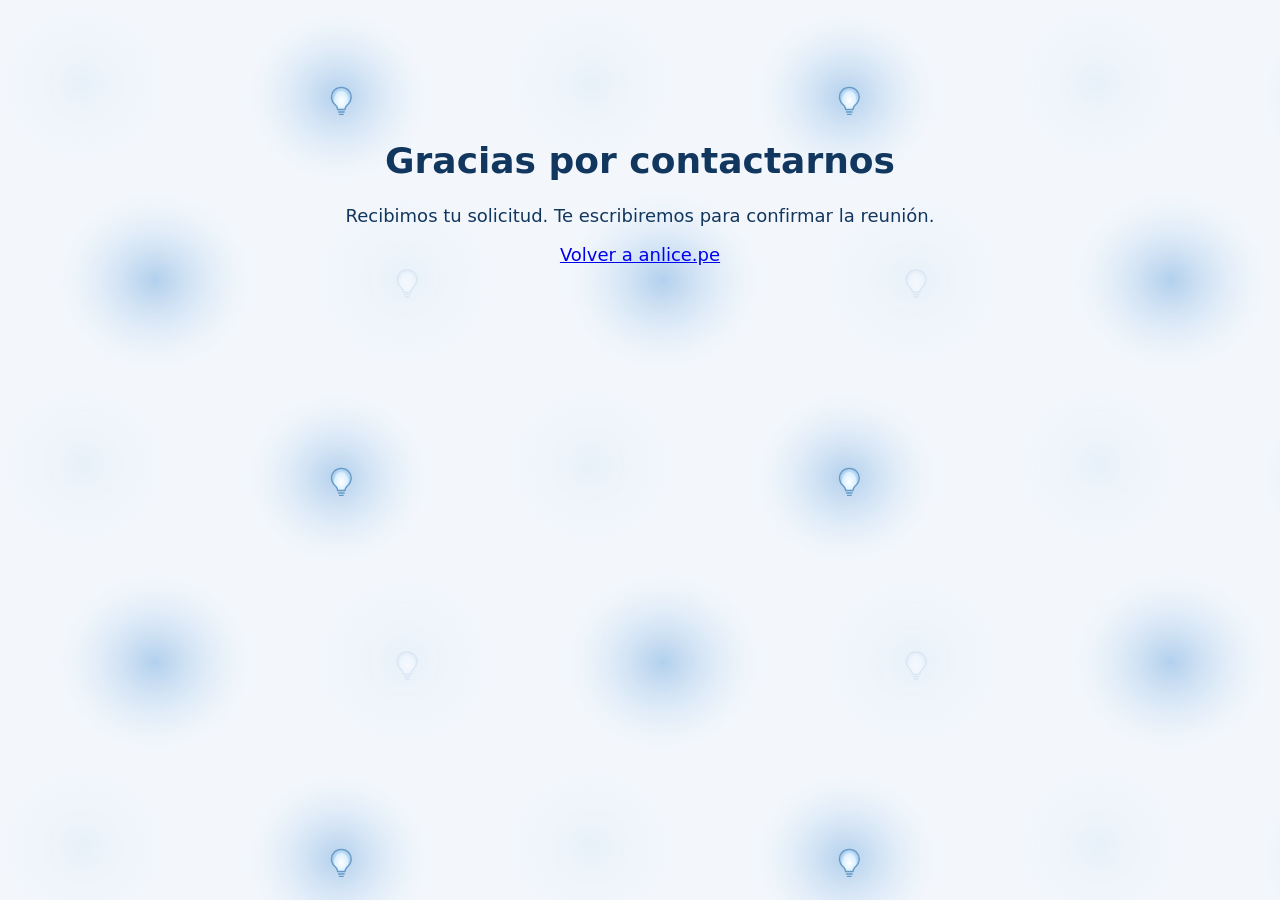
<file: agenda-gracias.html>
<!doctype html><html lang="es"><meta charset="utf-8"><meta name="viewport" content="width=device-width,initial-scale=1"><title>Solicitud enviada | anlice</title><link rel="stylesheet" href="assets/halos-anlice.css"><body style="font:18px system-ui;background:#f3f7fc;color:#12375f;text-align:center;padding:12vh 20px"><h1>Gracias por contactarnos</h1><p>Recibimos tu solicitud. Te escribiremos para confirmar la reunión.</p><a href="https://anlice.pe">Volver a anlice.pe</a></body></html>
</file>
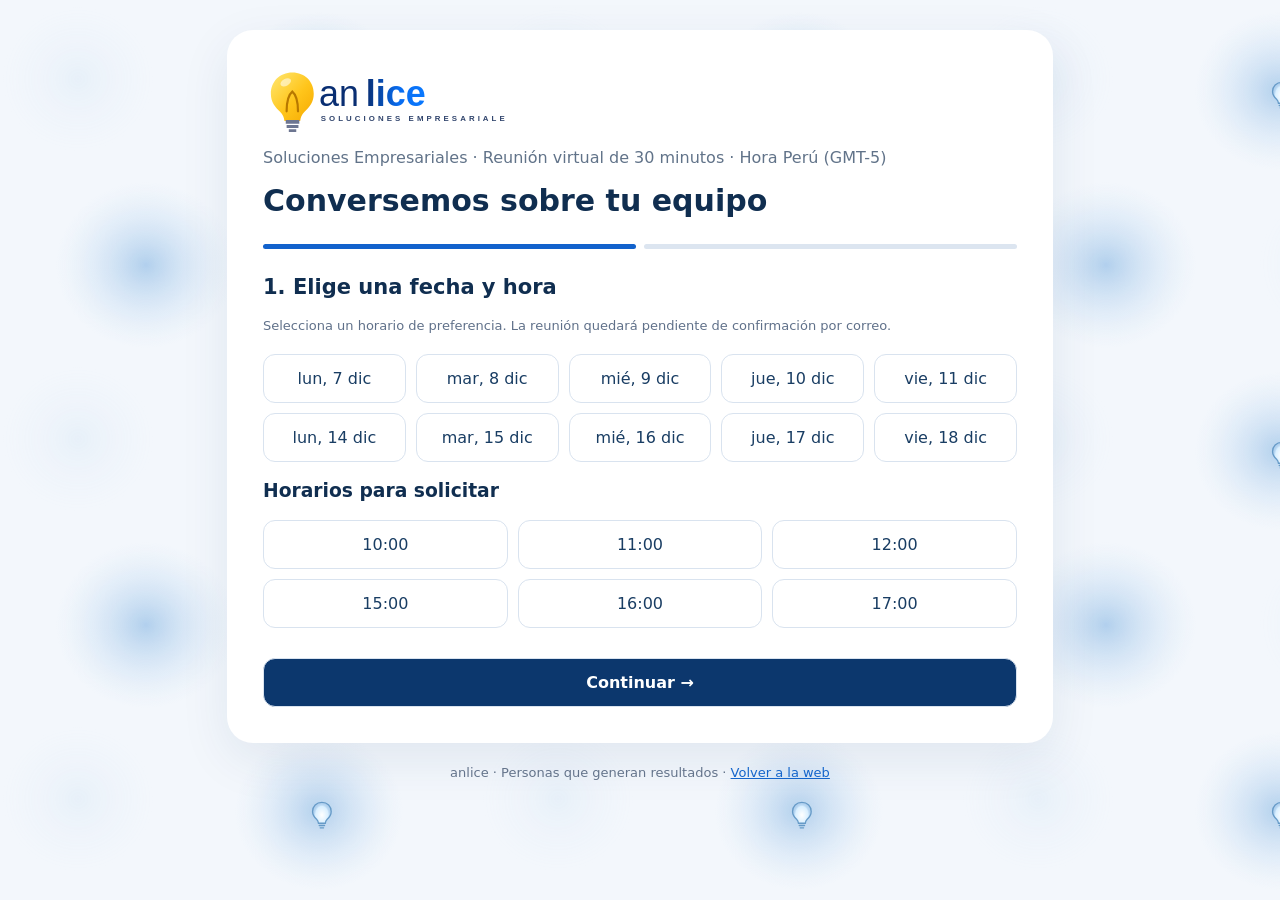
<file: agenda.html>
<!doctype html><html lang="es"><head><meta charset="utf-8"><meta name="viewport" content="width=device-width,initial-scale=1"><title>Agenda una conversación | anlice</title><style>*{box-sizing:border-box}body{margin:0;background:#f3f7fc;font:16px system-ui,Arial;color:#102e50}.wrap{max-width:850px;margin:18px auto;padding:12px}.panel{background:white;border-radius:26px;padding:36px;box-shadow:0 16px 50px #173e6b16}a{color:#1465cb}.brand{font-size:30px;font-weight:800;color:#1262cc}.brand span{color:#0a2b52}.sub{color:#617389}.progress{display:flex;gap:8px;margin:26px 0}.progress i{height:5px;border-radius:6px;background:#dce5f0;flex:1}.progress i.on{background:#1262cc}h1{font-size:30px;margin:12px 0}h2{font-size:21px}.dates,.times{display:grid;grid-template-columns:repeat(5,1fr);gap:10px;margin:18px 0}.times{grid-template-columns:repeat(3,1fr)}button{cursor:pointer;font:inherit;border:1px solid #d9e3ef;background:#fff;border-radius:12px;padding:14px;color:#193d63}button.selected{background:#0c376d;color:#fff;border-color:#0c376d}.primary{background:#0c376d;color:white;width:100%;font-weight:700;margin-top:12px}label{display:block;margin:16px 0 6px;font-weight:600}input{width:100%;padding:14px;border:1px solid #d7e1eb;border-radius:10px;font:inherit}.hidden{display:none}.note{font-size:13px;color:#60718a;line-height:1.5}.back{border:0;padding-left:0}.summary{background:#f1f6fd;padding:14px;border-radius:12px}footer{margin-top:22px;text-align:center;font-size:13px;color:#64748b}@media(max-width:650px){.panel{padding:20px}.wrap{margin:10px auto;padding:10px}.dates{gap:4px}.dates button{padding:12px 3px}.times{grid-template-columns:repeat(2,1fr)}} </style><link rel="stylesheet" href="assets/halos-anlice.css"></head><body><main class="wrap"><section class="panel"><a href="/" aria-label="Volver a anlice" style="text-decoration:none"><img src="/assets/logo-anlice.svg" alt="anlice Soluciones Empresariales" style="width:245px;max-width:100%;height:auto;display:block"></a><p class="sub">Soluciones Empresariales · Reunión virtual de 30 minutos · Hora Perú (GMT-5)</p><h1>Conversemos sobre tu equipo</h1><div class="progress"><i class="on"></i><i id="p2"></i></div><section id="s1"><h2>1. Elige una fecha y hora</h2><p class="note">Selecciona un horario de preferencia. La reunión quedará pendiente de confirmación por correo.</p><div id="dates" class="dates"></div><h3>Horarios para solicitar</h3><div id="times" class="times"></div><button id="next" class="primary" disabled>Continuar →</button></section><section id="s2" class="hidden"><button id="back" class="back">← Cambiar horario</button><h2>2. Tus datos</h2><div id="summary" class="summary"></div><form id="bookingForm"><input type="hidden" name="form-name" value="anlice-reuniones"><input type="hidden" name="Fecha solicitada" id="fdate"><input type="hidden" name="Hora solicitada Perú" id="ftime"><label for="nombre">Nombre completo *</label><input id="nombre" name="Nombre" autocomplete="name" required maxlength="100"><label for="correo">Correo electrónico *</label><input id="correo" type="email" name="Correo" autocomplete="email" required maxlength="180"><label for="telefono">WhatsApp (opcional)</label><input id="telefono" name="WhatsApp" type="tel" autocomplete="tel" maxlength="35"><label style="font-weight:400;font-size:14px"><input type="checkbox" required style="width:auto"> Acepto el <a href="/privacidad.html" target="_blank" rel="noopener">aviso de privacidad</a> y autorizo el uso de mis datos para coordinar esta reunión.</label><button class="primary" type="submit" id="submitBooking">Confirmar cita por WhatsApp ↗</button></form><p class="note">Al continuar se abrirá WhatsApp con los datos de tu solicitud. Envía el mensaje para coordinar la confirmación. La fecha y hora están sujetas a disponibilidad.</p></section></section><footer>anlice · Personas que generan resultados · <a href="/">Volver a la web</a></footer></main><script>const dates=document.getElementById('dates'),times=document.getElementById('times');let selectedDate='',selectedTime='';const fmt=new Intl.DateTimeFormat('es-PE',{weekday:'short',day:'numeric',month:'short',timeZone:'UTC'});const now=new Date();const parts=new Intl.DateTimeFormat('en-CA',{timeZone:'America/Lima',year:'numeric',month:'2-digit',day:'2-digit'}).formatToParts(now);const obj=Object.fromEntries(parts.map(x=>[x.type,x.value]));const start=new Date(Date.UTC(+obj.year,+obj.month-1,+obj.day));for(let i=1,n=0;n<10&&i<25;i++){const d=new Date(start.getTime()+i*86400000);if(d.getUTCDay()===0||d.getUTCDay()===6)continue;n++;const key=d.toISOString().slice(0,10);const b=document.createElement('button');b.type='button';b.textContent=fmt.format(d).replace('.','');b.onclick=()=>{selectedDate=key;dates.querySelectorAll('button').forEach(x=>x.classList.remove('selected'));b.classList.add('selected');ready()};dates.append(b)}['10:00','11:00','12:00','15:00','16:00','17:00'].forEach(t=>{const b=document.createElement('button');b.type='button';b.textContent=t;b.onclick=()=>{selectedTime=t;times.querySelectorAll('button').forEach(x=>x.classList.remove('selected'));b.classList.add('selected');ready()};times.append(b)});function ready(){document.getElementById('next').disabled=!(selectedDate&&selectedTime)}document.getElementById('next').onclick=()=>{document.getElementById('s1').classList.add('hidden');document.getElementById('s2').classList.remove('hidden');document.getElementById('p2').classList.add('on');document.getElementById('fdate').value=selectedDate;document.getElementById('ftime').value=selectedTime+' (GMT-5)';document.getElementById('summary').textContent=selectedDate+' · '+selectedTime+' h · 30 minutos'};document.getElementById('back').onclick=()=>{document.getElementById('s2').classList.add('hidden');document.getElementById('s1').classList.remove('hidden');document.getElementById('p2').classList.remove('on')};if(window.self!==window.top){document.querySelector('.panel>a[aria-label="Volver a anlice"]').style.display='none';document.querySelector('.wrap').style.margin='0 auto';}document.getElementById('bookingForm').addEventListener('submit',function(e){e.preventDefault();if(!this.reportValidity())return;const data=new FormData(this);const message=['Hola, equipo anlice. Quisiera solicitar una reunión de 30 minutos.','','Fecha: '+new Date(selectedDate+'T12:00:00').toLocaleDateString('es-PE',{weekday:'long',day:'numeric',month:'long',year:'numeric'}),'Hora (Perú): '+selectedTime,'Nombre: '+data.get('Nombre'),'Correo: '+data.get('Correo'),'WhatsApp: '+(data.get('WhatsApp')||'No indicado'),'','Quedo atento(a) a la confirmación de disponibilidad.'].join(String.fromCharCode(10));const url='https://wa.me/51903220257?text='+encodeURIComponent(message);const a=document.createElement('a');a.href=url;a.target='_blank';a.rel='noopener noreferrer';document.body.appendChild(a);a.click();a.remove();});</script></body></html>
</file>
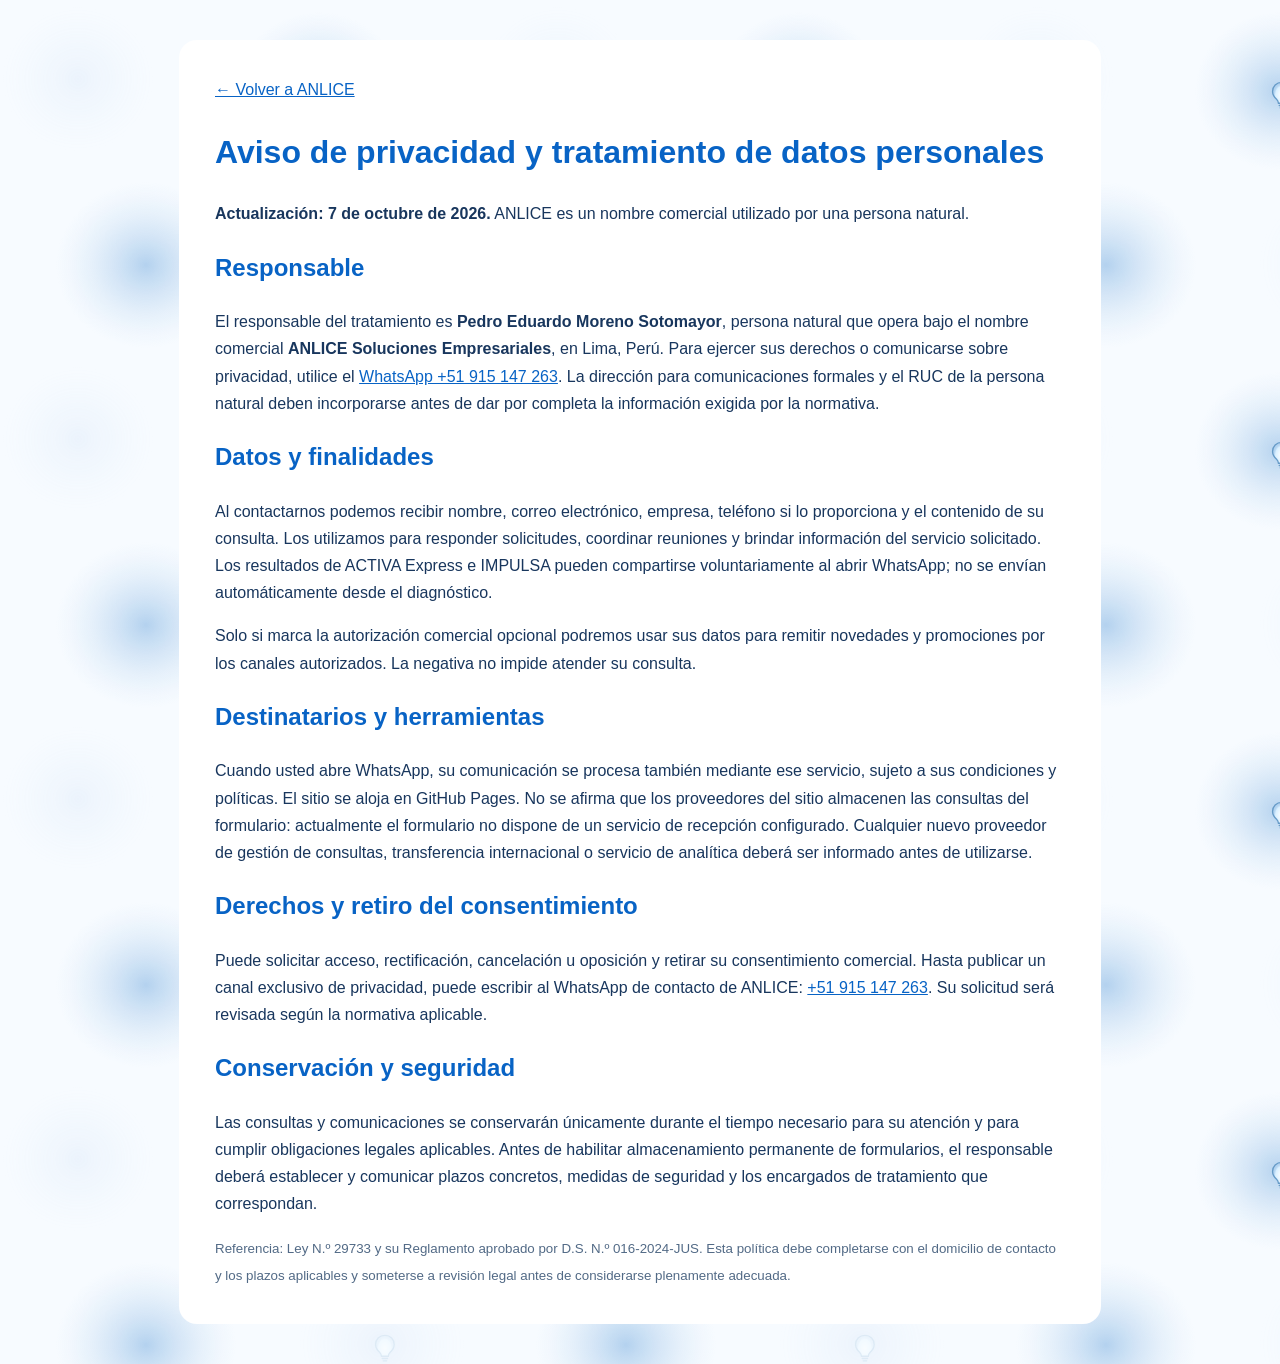
<file: privacidad.html>
<!doctype html><html lang="es"><head><meta charset="utf-8"><meta name="viewport" content="width=device-width,initial-scale=1"><title>Aviso de privacidad | ANLICE</title><style>body{font:16px/1.7 Arial,sans-serif;color:#18365d;background:#f7fbff;margin:0}.wrap{max-width:850px;margin:40px auto;padding:36px;background:white;border-radius:18px}h1,h2{color:#0863c5}a{color:#0863c5}small{color:#526a86}</style><link rel="stylesheet" href="assets/halos-anlice.css"></head><body><main class="wrap"><a href="index.html">← Volver a ANLICE</a><h1>Aviso de privacidad y tratamiento de datos personales</h1><p><strong>Actualización: 7 de octubre de 2026.</strong> ANLICE es un nombre comercial utilizado por una persona natural.</p><h2>Responsable</h2><p>El responsable del tratamiento es <strong>Pedro Eduardo Moreno Sotomayor</strong>, persona natural que opera bajo el nombre comercial <strong>ANLICE Soluciones Empresariales</strong>, en Lima, Perú. Para ejercer sus derechos o comunicarse sobre privacidad, utilice el <a href="https://wa.me/51915147263">WhatsApp +51 915 147 263</a>. La dirección para comunicaciones formales y el RUC de la persona natural deben incorporarse antes de dar por completa la información exigida por la normativa.</p><h2>Datos y finalidades</h2><p>Al contactarnos podemos recibir nombre, correo electrónico, empresa, teléfono si lo proporciona y el contenido de su consulta. Los utilizamos para responder solicitudes, coordinar reuniones y brindar información del servicio solicitado. Los resultados de ACTIVA Express e IMPULSA pueden compartirse voluntariamente al abrir WhatsApp; no se envían automáticamente desde el diagnóstico.</p><p>Solo si marca la autorización comercial opcional podremos usar sus datos para remitir novedades y promociones por los canales autorizados. La negativa no impide atender su consulta.</p><h2>Destinatarios y herramientas</h2><p>Cuando usted abre WhatsApp, su comunicación se procesa también mediante ese servicio, sujeto a sus condiciones y políticas. El sitio se aloja en GitHub Pages. No se afirma que los proveedores del sitio almacenen las consultas del formulario: actualmente el formulario no dispone de un servicio de recepción configurado. Cualquier nuevo proveedor de gestión de consultas, transferencia internacional o servicio de analítica deberá ser informado antes de utilizarse.</p><h2>Derechos y retiro del consentimiento</h2><p>Puede solicitar acceso, rectificación, cancelación u oposición y retirar su consentimiento comercial. Hasta publicar un canal exclusivo de privacidad, puede escribir al WhatsApp de contacto de ANLICE: <a href="https://wa.me/51915147263">+51 915 147 263</a>. Su solicitud será revisada según la normativa aplicable.</p><h2>Conservación y seguridad</h2><p>Las consultas y comunicaciones se conservarán únicamente durante el tiempo necesario para su atención y para cumplir obligaciones legales aplicables. Antes de habilitar almacenamiento permanente de formularios, el responsable deberá establecer y comunicar plazos concretos, medidas de seguridad y los encargados de tratamiento que correspondan.</p><small>Referencia: Ley N.º 29733 y su Reglamento aprobado por D.S. N.º 016-2024-JUS. Esta política debe completarse con el domicilio de contacto y los plazos aplicables y someterse a revisión legal antes de considerarse plenamente adecuada.</small></main></body></html>
</file>
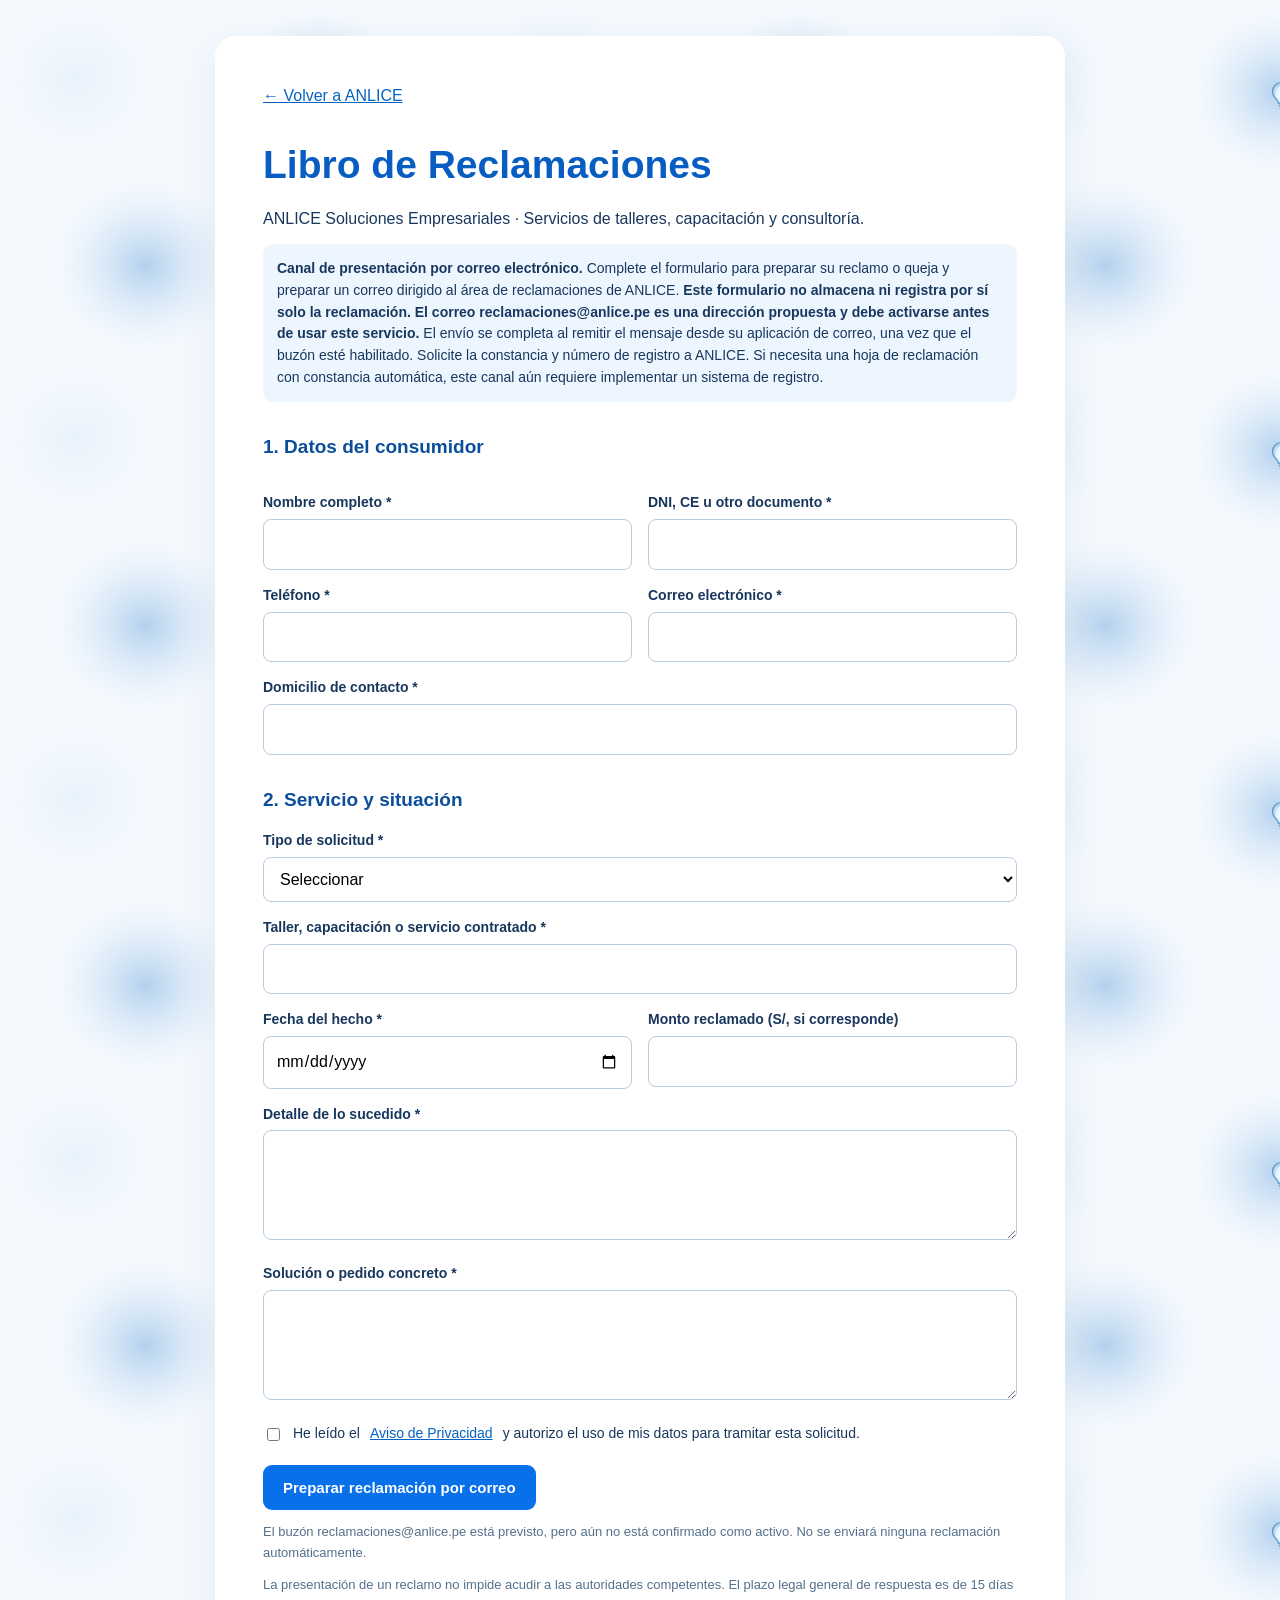
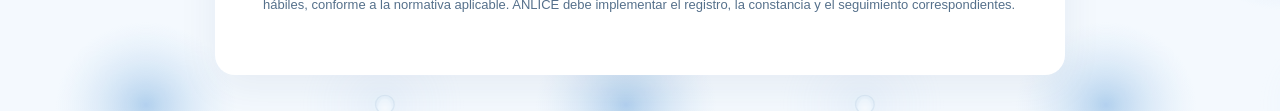
<file: reclamaciones.html>
<!doctype html><html lang="es"><head><meta charset="utf-8"><meta name="viewport" content="width=device-width,initial-scale=1"><title>Libro de Reclamaciones | ANLICE</title><style>*{box-sizing:border-box}body{margin:0;background:#f4f9fe;font:16px/1.55 Arial,sans-serif;color:#18375d}.wrap{max-width:850px;margin:36px auto;background:#fff;padding:clamp(22px,5vw,48px);border-radius:20px;box-shadow:0 12px 40px #18375d12}h1{color:#075dc1;font-size:clamp(27px,4vw,39px);margin-bottom:5px}h2{font-size:19px;color:#0b4e9c;margin-top:30px}p{margin:12px 0}a{color:#0863c5}label{display:block;font-size:14px;font-weight:700;margin:15px 0 5px}input,textarea,select{width:100%;padding:12px;border:1px solid #b8cce2;border-radius:8px;font:inherit;background:#fff}textarea{min-height:110px;resize:vertical}.grid{display:grid;grid-template-columns:1fr 1fr;gap:0 16px}.note{background:#edf6ff;padding:14px;border-radius:10px;font-size:14px}.check{display:flex;gap:10px;align-items:flex-start;font-weight:400}.check input{width:auto;margin-top:5px}.btn{border:0;background:#0870e8;color:white;padding:14px 20px;border-radius:9px;font-weight:700;cursor:pointer;font-size:15px;margin-top:16px}.muted{font-size:13px;color:#55708b}.error{color:#a52a2a}@media(max-width:650px){.grid{grid-template-columns:1fr}.wrap{margin:10px}}</style><link rel="stylesheet" href="assets/halos-anlice.css"></head><body><main class="wrap"><a href="index.html">← Volver a ANLICE</a><h1>Libro de Reclamaciones</h1><p>ANLICE Soluciones Empresariales · Servicios de talleres, capacitación y consultoría.</p><div class="note"><strong>Canal de presentación por correo electrónico.</strong> Complete el formulario para preparar su reclamo o queja y preparar un correo dirigido al área de reclamaciones de ANLICE. <strong>Este formulario no almacena ni registra por sí solo la reclamación. El correo reclamaciones@anlice.pe es una dirección propuesta y debe activarse antes de usar este servicio.</strong> El envío se completa al remitir el mensaje desde su aplicación de correo, una vez que el buzón esté habilitado. Solicite la constancia y número de registro a ANLICE. Si necesita una hoja de reclamación con constancia automática, este canal aún requiere implementar un sistema de registro.</div><form id="claim"><h2>1. Datos del consumidor</h2><div class="grid"><div><label for="name">Nombre completo *</label><input id="name" required maxlength="120"></div><div><label for="doc">DNI, CE u otro documento *</label><input id="doc" required maxlength="25"></div><div><label for="phone">Teléfono *</label><input id="phone" required maxlength="25"></div><div><label for="email">Correo electrónico *</label><input id="email" type="email" required maxlength="150"></div></div><label for="address">Domicilio de contacto *</label><input id="address" required maxlength="250"><h2>2. Servicio y situación</h2><label for="kind">Tipo de solicitud *</label><select id="kind" required><option value="">Seleccionar</option><option>Reclamo (disconformidad con el servicio)</option><option>Queja (disconformidad con la atención)</option></select><label for="service">Taller, capacitación o servicio contratado *</label><input id="service" required maxlength="200"><div class="grid"><div><label for="date">Fecha del hecho *</label><input id="date" type="date" required></div><div><label for="amount">Monto reclamado (S/, si corresponde)</label><input id="amount" type="number" min="0" step=".01"></div></div><label for="detail">Detalle de lo sucedido *</label><textarea id="detail" required maxlength="2500"></textarea><label for="request">Solución o pedido concreto *</label><textarea id="request" required maxlength="1500"></textarea><label class="check"><input type="checkbox" required> He leído el <a href="privacidad.html?v=20261007-persona-natural" target="_blank" rel="noopener">Aviso de Privacidad</a> y autorizo el uso de mis datos para tramitar esta solicitud.</label><button class="btn" type="submit">Preparar reclamación por correo</button><p id="status" class="muted" role="status">El buzón reclamaciones@anlice.pe está previsto, pero aún no está confirmado como activo. No se enviará ninguna reclamación automáticamente.</p></form><p class="muted">La presentación de un reclamo no impide acudir a las autoridades competentes. El plazo legal general de respuesta es de 15 días hábiles, conforme a la normativa aplicable. ANLICE debe implementar el registro, la constancia y el seguimiento correspondientes.</p></main><script>document.getElementById('claim').addEventListener('submit',function(e){e.preventDefault();const v=id=>document.getElementById(id).value.trim();const msg=['LIBRO DE RECLAMACIONES - ANLICE','Tipo: '+v('kind'),'Nombre: '+v('name'),'Documento: '+v('doc'),'Teléfono: '+v('phone'),'Correo: '+v('email'),'Domicilio: '+v('address'),'Servicio: '+v('service'),'Fecha del hecho: '+v('date'),'Monto reclamado (S/): '+(v('amount')||'No indicado'),'Detalle: '+v('detail'),'Pedido: '+v('request'),'He leído el aviso de privacidad y autorizo el tratamiento para tramitar esta solicitud.','Solicito constancia y número de registro de mi reclamación.'].join('\n');document.getElementById('status').textContent='Se abrirá su aplicación de correo. El buzón reclamaciones@anlice.pe debe activarse antes de utilizar este canal. Conserve el mensaje enviado y solicite constancia.';window.location.href='mailto:reclamaciones@anlice.pe?subject='+encodeURIComponent('Libro de Reclamaciones ANLICE - '+v('kind'))+'&body='+encodeURIComponent(msg)});</script></body></html>
</file>
<file: assets/halos-anlice.css>
/* Decorative wallpaper on exposed page backgrounds. */
body {
  background-image: url("halos-anlice.svg") !important;
  background-size: 480px 360px;
}

/* Use only the clear outer gutters of padded sections. */
body:has(#expertos) {
  background-image: none !important;
}

@media (min-width: 761px) {
  main > :is(.anlice-impulsa, .solutions, .method, .clients-showcase) {
    position: relative;
    isolation: isolate;
  }

  main > :is(.anlice-impulsa, .solutions, .method, .clients-showcase)::before,
  main > :is(.anlice-impulsa, .solutions, .method, .clients-showcase)::after {
    content: "";
    position: absolute;
    inset-block: 0;
    width: min(4%, 72px);
    z-index: -1;
    pointer-events: none;
    background: url("halos-anlice.svg") 66.5% top / 245px 184px repeat-y;
    mask-image:
      linear-gradient(to right, transparent, #000 25%, #000 70%, transparent),
      linear-gradient(to bottom, transparent, #000 min(70px, 18%), #000 calc(100% - min(70px, 18%)), transparent);
    mask-composite: intersect;
  }

  main > :is(.anlice-impulsa, .solutions, .method, .clients-showcase)::before {
    inset-inline-start: 0;
  }

  main > :is(.anlice-impulsa, .solutions, .method, .clients-showcase)::after {
    inset-inline-end: 0;
    background-position-y: 85px;
  }
}

/* Keep the blue band flush with the page edges and loop the two logo sets. */
#expertos .profile-orgs .anlice-logos-viewport {
  width: 100cqw !important;
  max-width: none !important;
  margin-inline: calc((100% - 100cqw) / 2) !important;
}

html:has(#expertos) {
  container-type: inline-size;
}

#expertos .exact-approved-band::before,
#expertos .exact-approved-band::after {
  content: none !important;
}

#expertos .exact-approved-band .anlice-band-track {
  width: 200% !important;
  animation: anlice-full-width-logo-loop 32s linear infinite !important;
}

#expertos .exact-approved-band .anlice-band-set {
  width: 50% !important;
  flex: 0 0 50% !important;
}

@keyframes anlice-full-width-logo-loop {
  from { transform: translateX(-50%); }
  to { transform: translateX(0); }
}

@media (prefers-reduced-motion: reduce) {
  #expertos .exact-approved-band .anlice-band-track {
    animation: none !important;
  }
}

#expertos .exact-approved-band .anlice-band-track .anlice-band-set img {
  width: calc(100% - var(--interbank-slot)) !important;
  flex: 0 0 calc(100% - var(--interbank-slot)) !important;
  object-fit: contain !important;
}
</file>
